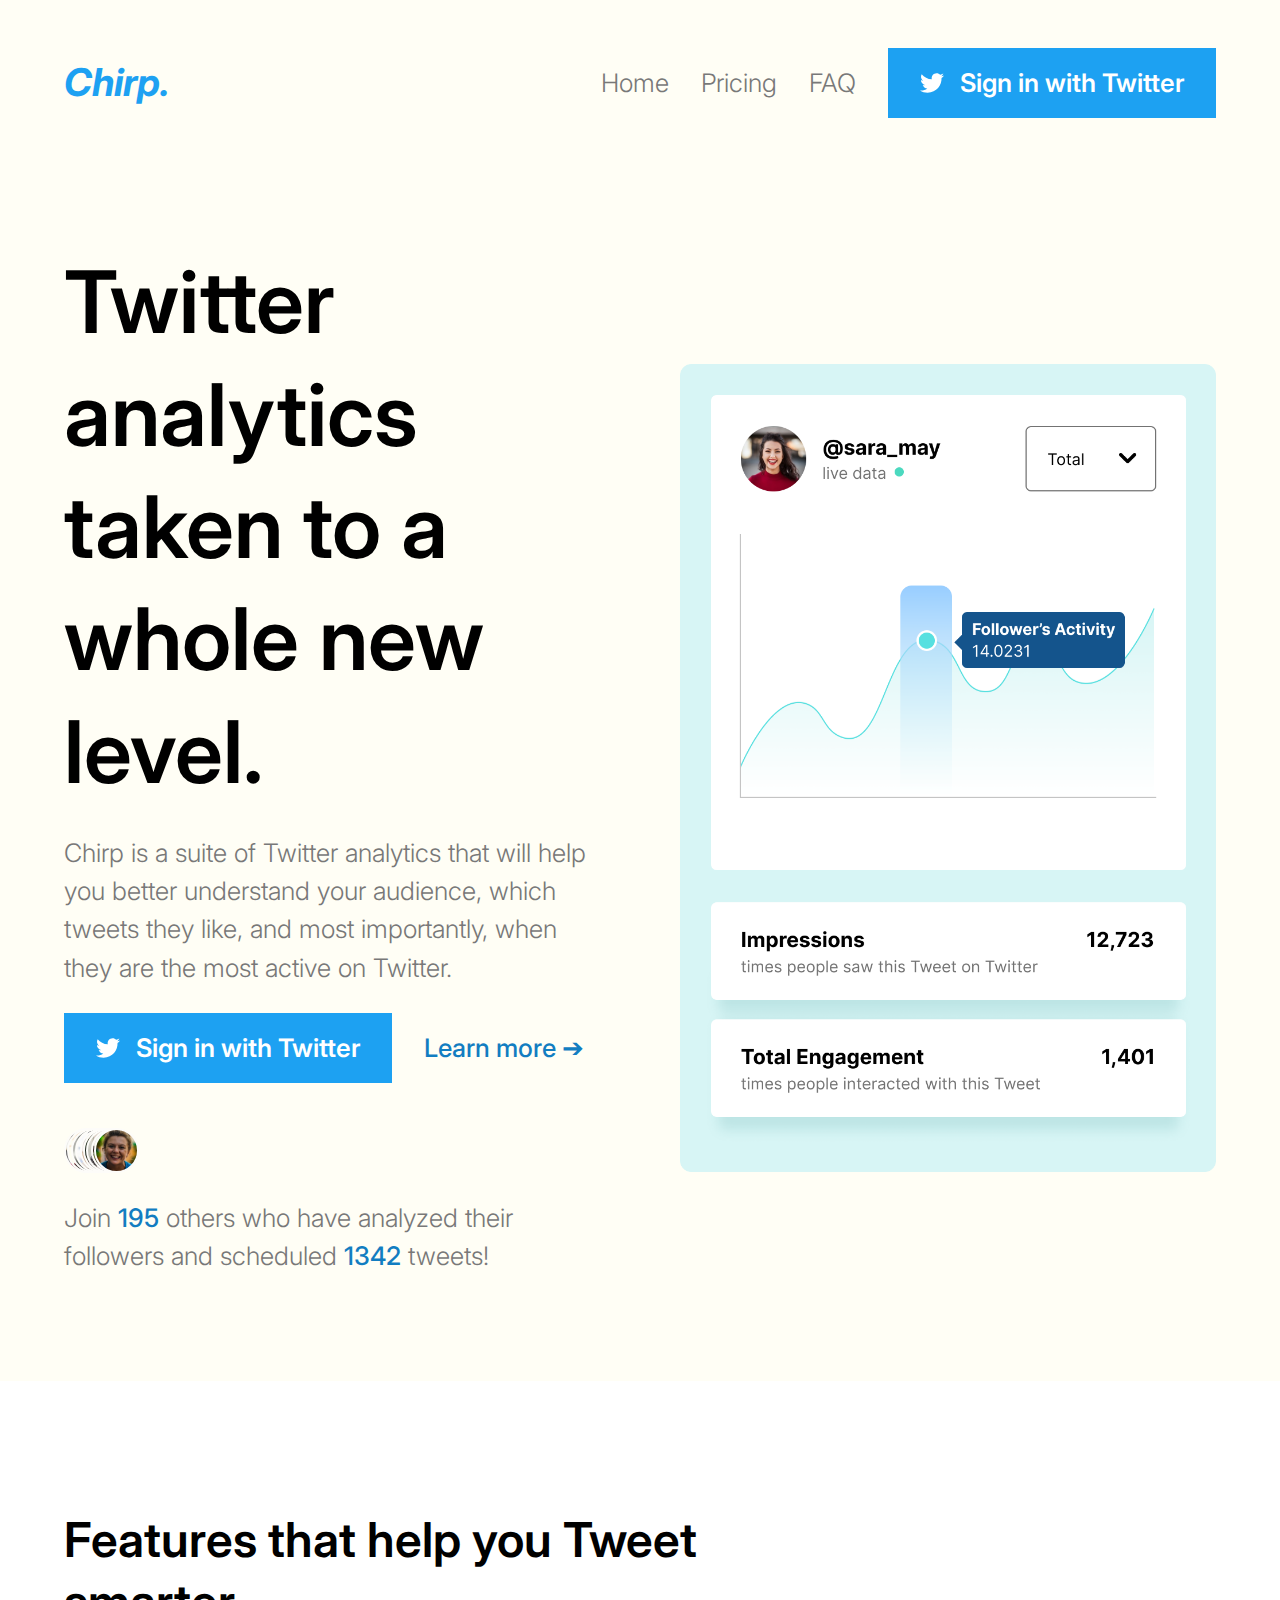
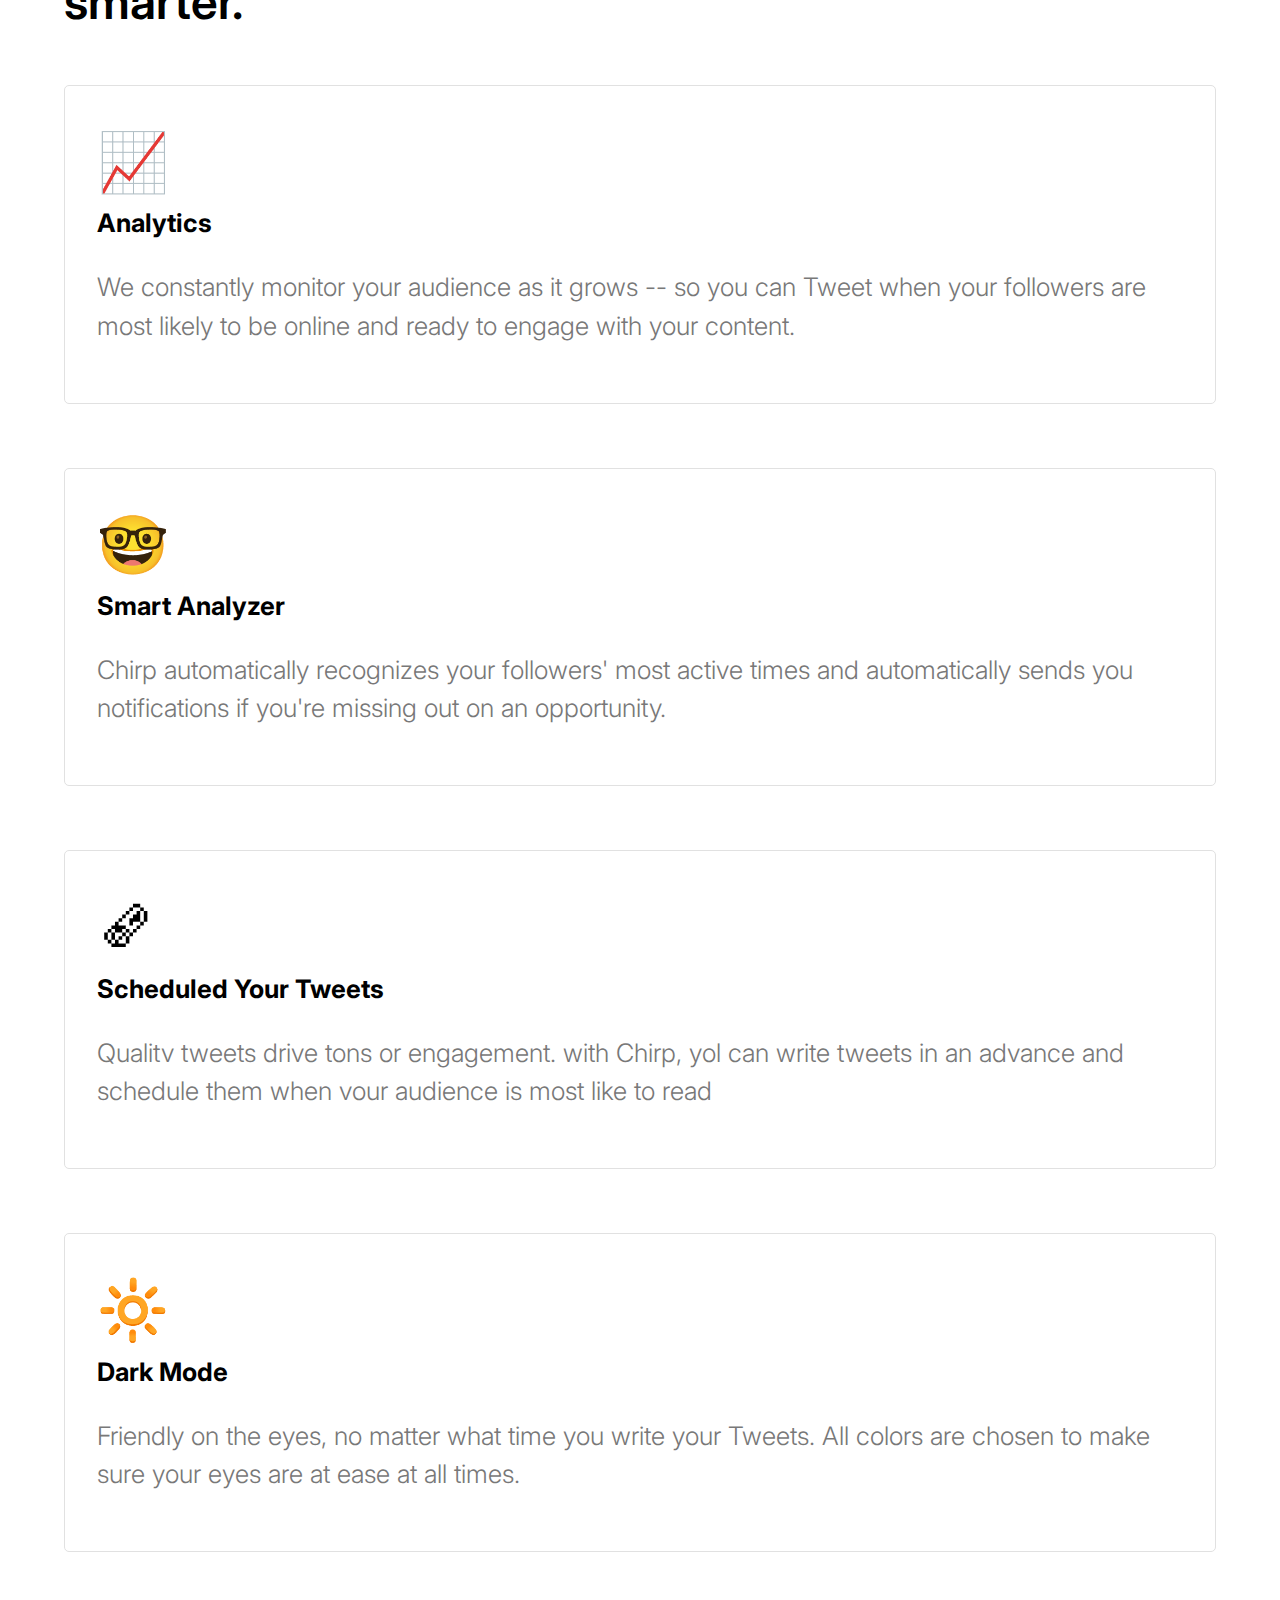
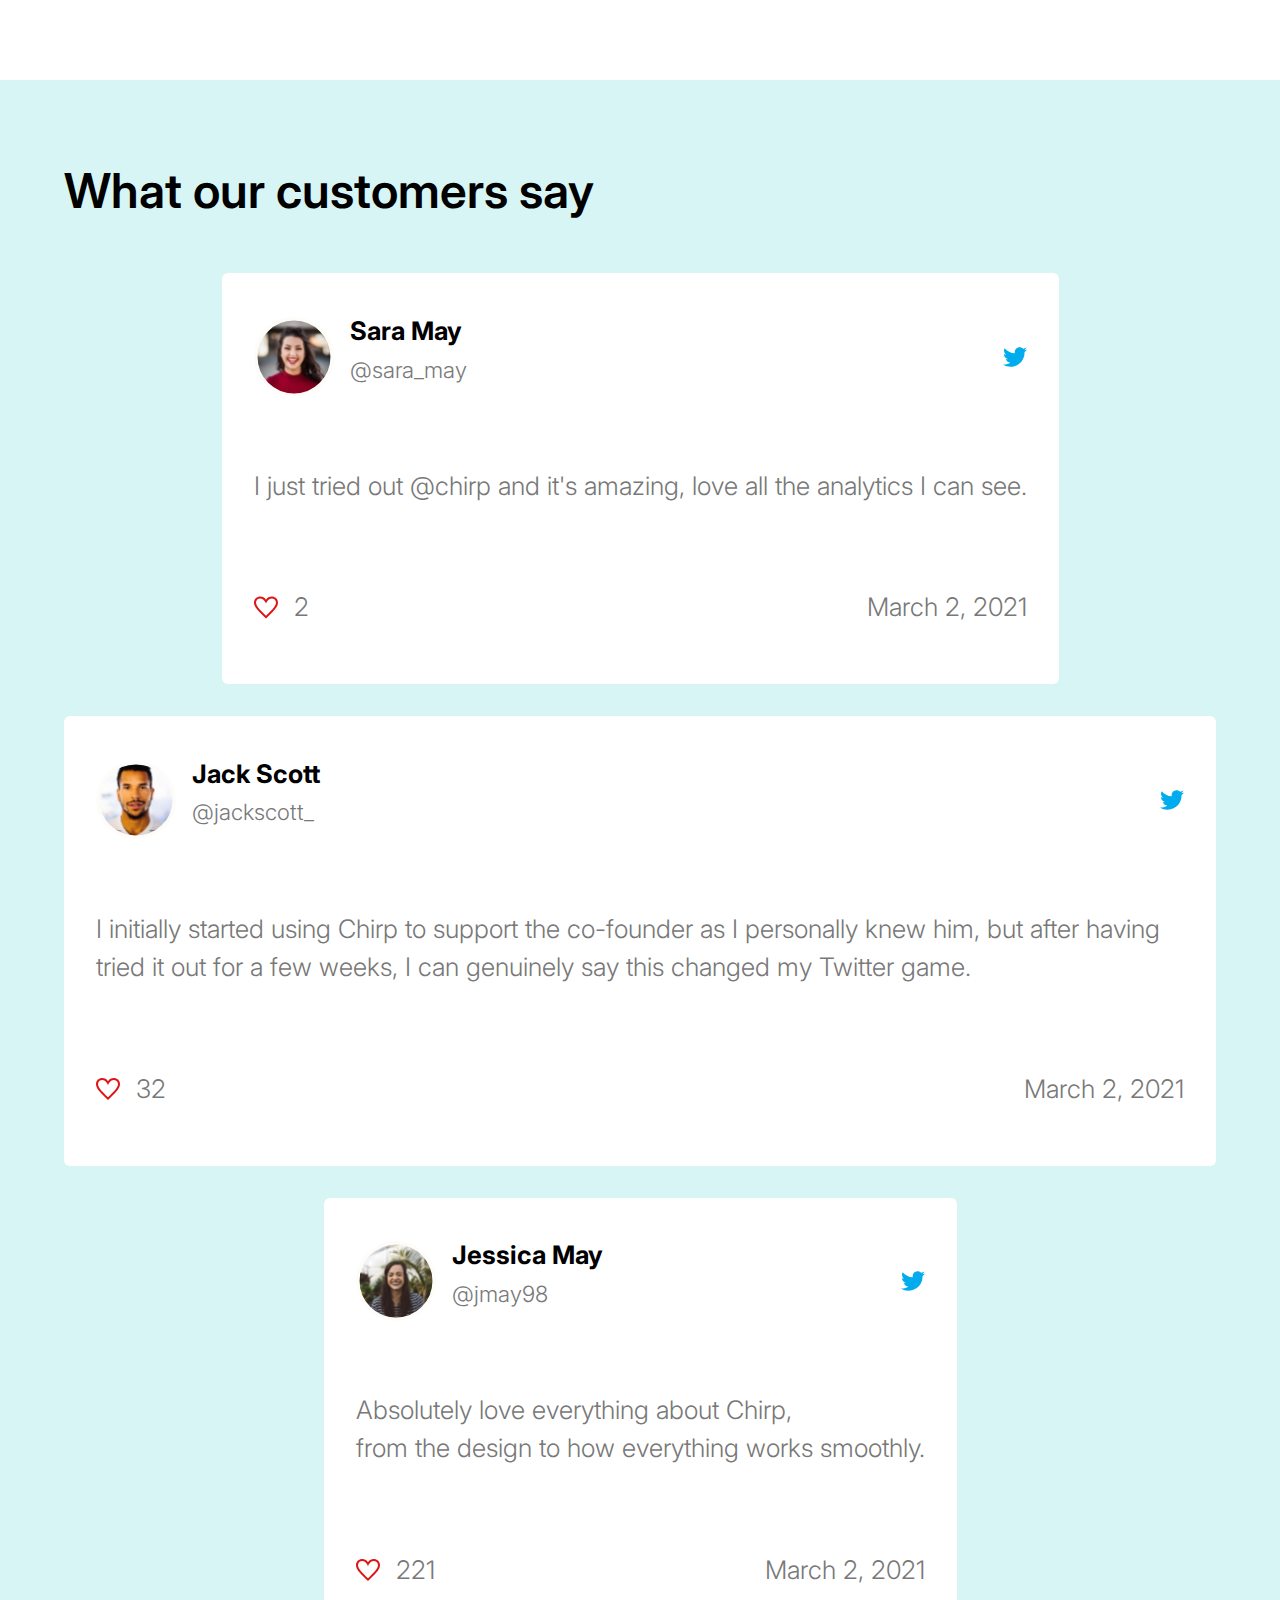
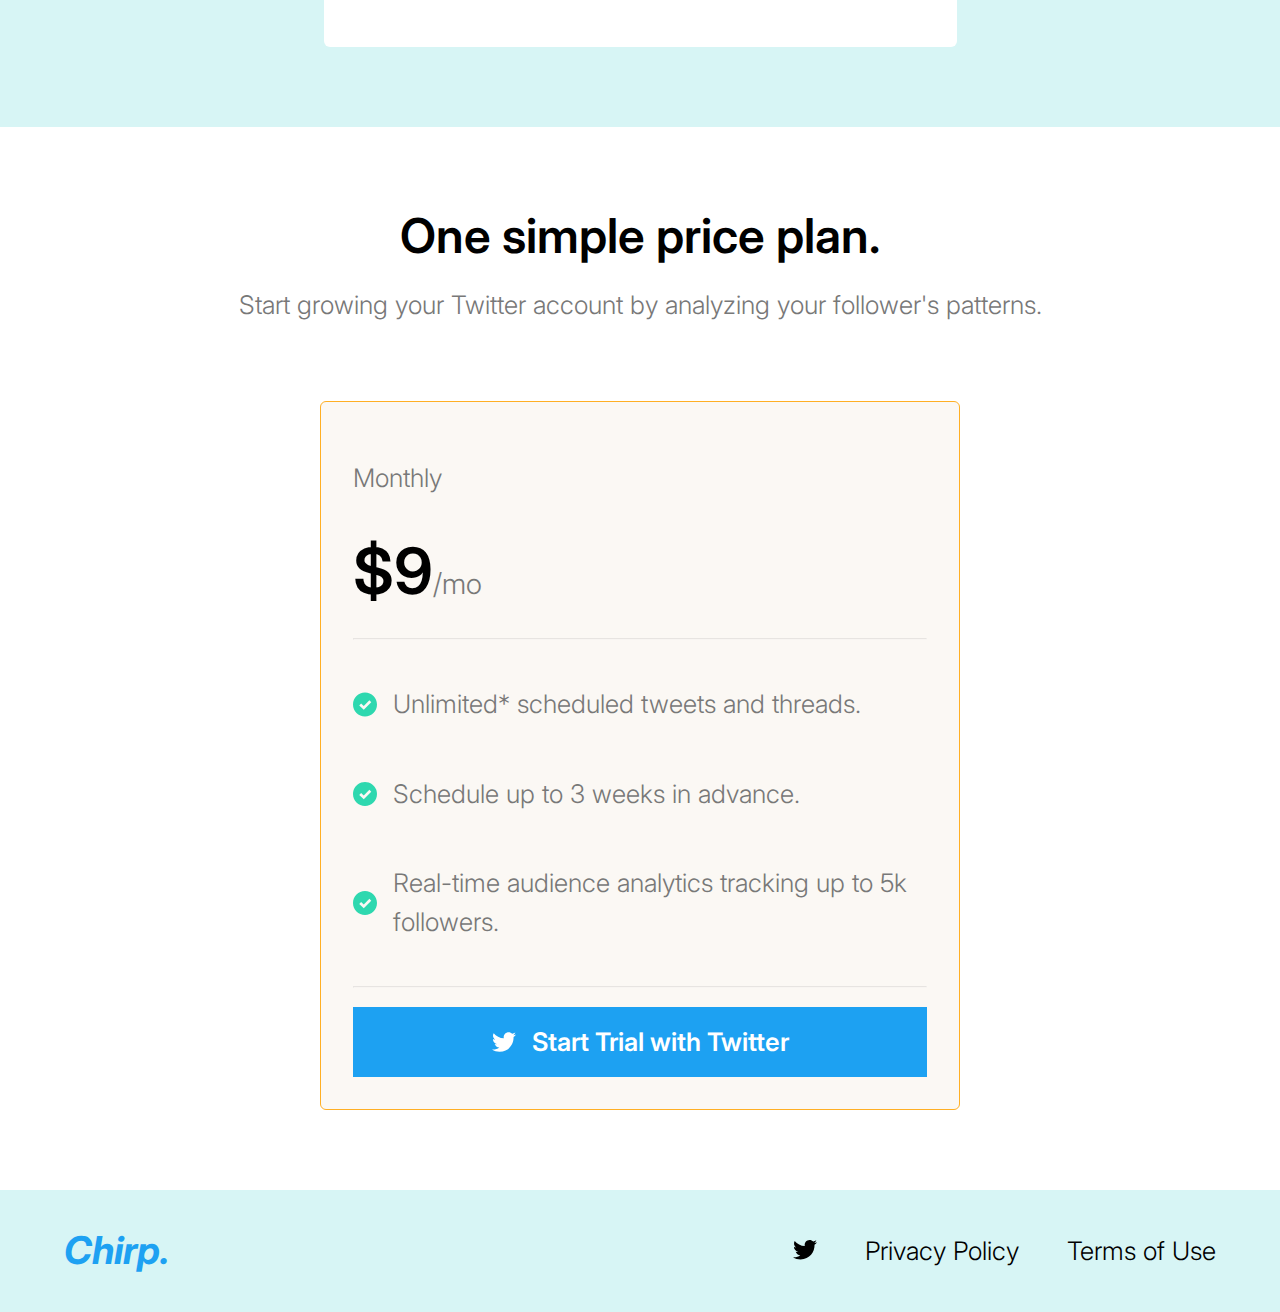
<file: index.html>
<!DOCTYPE html>
<html lang="en">
  <head>
    <meta charset="UTF-8" />
    <meta http-equiv="X-UA-Compatible" content="IE=edge" />
    <meta name="viewport" content="width=device-width, initial-scale=1.0" />
    <title>Chirp | Twitter Analytics App</title>
    <link rel="stylesheet" href="style.css" />
  </head>
  <body>
    <header class="header">
      <nav class="navbar">
        <h1 class="logo"><i>Chirp.</i></h1>
        <ul class="nav-links">
          <li><a href="index.html" class="nav-link">Home</a></li>
          <li><a href="#" class="nav-link">Pricing</a></li>
          <li><a href="faq.html" class="nav-link">FAQ</a></li>
          <li>
            <a href="#" class="nav-link cta-btn"
              ><img src="./Assets/Twitter.svg" alt="" /><span
                >Sign in with Twitter</span
              ></a
            >
          </li>
        </ul>

        <div class="hamburger">
          <img src="./Assets/Hamburger Menu.svg" alt="Menu" />
        </div>
      </nav>
    </header>

    <main id="main">
      <section class="hero">
        <div class="container">
          <div class="grid">
            <div class="col">
              <h2>Twitter analytics taken to a whole new level.</h2>
              <p>
                Chirp is a suite of Twitter analytics that will help you better
                understand your audience, which tweets they like, and most
                importantly, when they are the most active on Twitter.
              </p>
              <div class="btn-container">
                <a href="#" class="nav-link cta-btn"
                  ><img src="./Assets/Twitter.svg" alt="" /><span
                    >Sign in with Twitter</span
                  ></a
                >
                <a href="#" class="btn-link">Learn more &#10132;</a>
              </div>
              <div class="profile-images">
                <img src="./Assets/userAvatar01.svg" alt="Profile Image 1" />
                <img src="./Assets/userAvatar02.svg" alt="Profile Image 2" />
                <img src="./Assets/userAvatar03.svg" alt="Profile Image 3" />
                <img src="./Assets/userAvatar04.svg" alt="Profile Image 4" />
                <img src="./Assets/userAvatar05.svg" alt="Profile Image 5" />
                <img src="./Assets/userAvatar06.svg" alt="Profile Image 6" />
                <img src="./Assets/userAvatar07.svg" alt="Profile Image 7" />
                <img src="./Assets/userAvatar08.svg" alt="Profile Image 8" />
                <img src="./Assets/userAvatar09.svg" alt="Profile Image 9" />
              </div>
              <p>
                Join <span>195</span> others who have analyzed their followers
                and scheduled <span>1342</span> tweets!
              </p>
            </div>
            <div class="col">
              <figure class="hero-image">
                <img
                  src="./Assets/Hero Image (Desktop View).png"
                  alt="Profile Dashboard" id="img1"
                />
                <img src="./Assets/Hero Image (Tablet View).png" alt="" id="img2">
              </figure>
            </div>
          </div>
        </div>
      </section>

      <section class="features">
        <div class="container">
          <h3 class="primary-heading">Features that help you Tweet smarter.</h3>
          <div class="flex-container">
            <article class="card">
              <span class="emoji">📈</span>
              <h4>Analytics</h4>
              <p>
                We constantly monitor your audience as it grows -- so you can
                Tweet when your followers are most likely to be online and ready
                to engage with your content.
              </p>
            </article>
            <article class="card">
              <span class="emoji">🤓</span>
              <h4>Smart Analyzer</h4>
              <p>
                Chirp automatically recognizes your followers' most active times
                and automatically sends you notifications if you're missing out
                on an opportunity.
              </p>
            </article>
            <article class="card">
              <span class="emoji">🗞</span>
              <h4>Scheduled Your Tweets</h4>
              <p>
                Qualitv tweets drive tons or engagement. with Chirp, yol can
                write tweets in an advance and schedule them when vour audience
                is most like to read
              </p>
            </article>
            <article class="card">
              <span class="emoji">🔆</span>
              <h4>Dark Mode</h4>
              <p>
                Friendly on the eyes, no matter what time you write your Tweets.
                All colors are chosen to make sure your eyes are at ease at all
                times.
              </p>
            </article>
          </div>
        </div>
      </section>

      <section class="customers">
        <div class="container">
          <h3 class="primary-heading">What our customers say</h3>
          <div class="customer-grid-container">
            <article class="card">
              <div class="card-header">
                <div class="user">
                  <img
                    src="./Assets/userAvatar01.svg"
                    alt="Avatar 1"
                    class="avatar"
                  />
                  <div class="author">
                    <p class="name">Sara May</p>
                    <p class="id">@sara_may</p>
                  </div>
                </div>
                <img src="./Assets/Twitter (Blue).svg" alt="Twitter" />
              </div>
              <p >
                I just tried out @chirp and it's amazing,  love all the analytics
                I can see.
              </p>
              <div class="card-footer">
                <div class="likes">
                  <img src="./Assets/Like.svg" alt="Likes" />
                  <p>2</p>
                </div>
                <p class="date">March 2, 2021</p>
              </div>
            </article>
            <article class="card">
              <div class="card-header">
                <div class="user">
                  <img
                    src="./Assets/userAvatar04.svg"
                    alt="Avatar 5"
                    class="avatar"
                  />
                  <div class="author">
                    <p class="name">Jack Scott</p>
                    <p class="id">@jackscott_</p>
                  </div>
                </div>
                <img src="./Assets/Twitter (Blue).svg" alt="Twitter" />
              </div>
              <div class="test">
                <p >
                  I initially started using Chirp to support the co-founder  as I
                  personally knew him,  but after having tried it out for a few
                  weeks, I can genuinely say this changed my Twitter game.
                </p>
              </div>
              <div class="card-footer">
                <div class="likes">
                  <img src="./Assets/Like.svg" alt="Likes" />
                  <p>32</p>
                </div>
                <p class="date">March 2, 2021</p>
              </div>
            </article>
            <article class="card">
              <div class="card-header">
                <div class="user">
                  <img
                    src="./Assets/userAvatar08.svg"
                    alt="Avatar 7"
                    class="avatar"
                  />
                  <div class="author">
                    <p class="name">Jessica May</p>
                    <p class="id">@jmay98</p>
                  </div>
                </div>
                <img src="./Assets/Twitter (Blue).svg" alt="Twitter" />
              </div>
              <p >
                Absolutely love everything about Chirp, <br /> from the design to how
                everything works smoothly.
              </p>
              <div class="card-footer">
                <div class="likes">
                  <img src="./Assets/Like.svg" alt="Likes" />
                  <p>221</p>
                </div>
                <p class="date">March 2, 2021</p>
              </div>
            </article>
          </div>
        </div>
      </section>

      <section class="pricing">
        <div class="container">
          <h3 class="primary-heading center">One simple price plan.</h3>
          <p class="subheading">
            Start growing your Twitter account by analyzing your follower's
            patterns.
          </p>
          <div class="card">
            <p class="monthly">Monthly</p>
            <h4>$9<span>/mo</span></h4>
            <hr />
            <div class="list-item">
              <img src="./Assets/Checkmark.svg" alt="Checkmark" />
              <p>Unlimited* scheduled tweets and threads.</p>
            </div>
            <div class="list-item">
              <img src="./Assets/Checkmark.svg" alt="Checkmark" />
              <p>Schedule up to 3 weeks in advance.</p>
            </div>
            <div class="list-item">
              <img src="./Assets/Checkmark.svg" alt="Checkmark" />
              <p>Real-time audience analytics tracking up to 5k followers.</p>
            </div>
            <hr />
            <a href="#" class="nav-link cta-btn"
              ><img src="./Assets/Twitter.svg" alt="" /><span
                >Start Trial with Twitter</span
              ></a
            >
          </div>
        </div>
      </section>
    </main>

    <footer class="footer">
      <div class="container">
        <h1 class="logo"><i>Chirp.</i></h1>
        <ul class="footer-list">
          <li>
            <a href="#" class="footer-link">
              <img src="./Assets/Twitter (Black).svg" alt="Twitter" />
            </a>
          </li>
          <li><a href="#" class="footer-link">Privacy Policy</a></li>
          <li><a href="#" class="footer-link">Terms of Use</a></li>
        </ul>
      </div>
    </footer>
  </body>
</html>
</file>
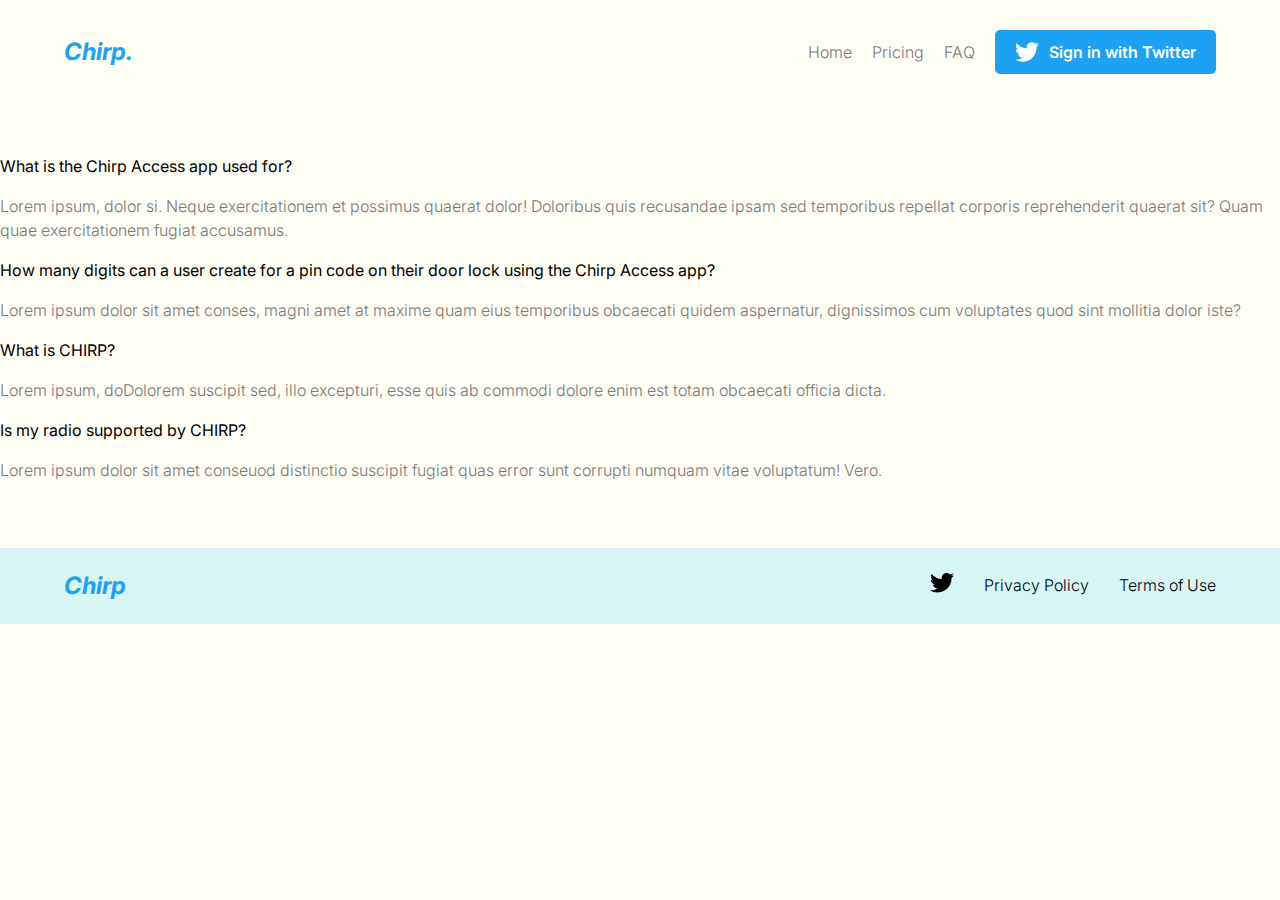
<file: faq.html>
<!DOCTYPE html>
<html>
    <head>
        <meta charset="UTF-8" />
        <meta http-equiv="X-UA-Compatible" content="IE=edge" />
        <meta name="viewport" content="width=device-width, initial-scale=1.0" />
        <title>Chirp | Twitter Analytics App</title>
	<link rel="stylesheet" href="style.css" />   
        <link rel="stylesheet" href="faqstyles.css" />
    </head>
    <body>
        <header class="header">
            <nav class="navbar">
              <h1 class="logo"><i>Chirp.</i></h1>
              <ul class="nav-links">
                <li><a href="index.html" class="nav-link">Home</a></li>
                <li><a href="#" class="nav-link">Pricing</a></li>
                <li><a href="faq.html" class="nav-link">FAQ</a></li>
                <li>
                  <a href="#" class="nav-link cta-btn"
                    ><img src="./Assets/Twitter.svg" alt="" /><span
                      >Sign in with Twitter</span
                    ></a
                  >
                </li>
              </ul>
      
              <div class="hamburger">
                <img src="./Assets/Hamburger Menu.svg" alt="Menu" />
              </div>
            </nav>
          </header>

          <main id="help">
            <section id="questions">
                <ol class="faqque">
                    <li>
			What is the Chirp Access app used for?
                    </li>
                    <p>Lorem ipsum, dolor si. Neque exercitationem et possimus quaerat dolor! Doloribus quis recusandae ipsam sed temporibus repellat corporis reprehenderit quaerat sit? Quam quae exercitationem fugiat accusamus.</p>
                    <li>
                        How many digits can a user create for a pin code on their door lock using the Chirp Access app?
                    </li>
                    <p>Lorem ipsum dolor sit amet conses, magni amet at maxime quam eius temporibus obcaecati quidem aspernatur, dignissimos cum voluptates quod sint mollitia dolor iste?</p>
                    <li>
                        What is CHIRP?
                    </li>
                    <p>Lorem ipsum, doDolorem suscipit sed, illo excepturi, esse quis ab commodi dolore enim est totam obcaecati officia dicta.</p>
                    <li>
                        Is my radio supported by CHIRP?
                    </li>
                    <p>Lorem ipsum dolor sit amet conseuod distinctio suscipit fugiat quas error sunt corrupti numquam vitae voluptatum! Vero.    </p>
                </ol>
            </section>
          </main>
          <footer class="footer">
            <div class="container">
              <h1 class="logo"><i>Chirp</i></h1>
              <ul class="footer-list">
                <li>
                  <a href="#" class="footer-link">
                    <img src="./Assets/Twitter (Black).svg" alt="Twitter" />
                  </a>
                </li>
                <li><a href="#" class="footer-link">Privacy Policy</a></li>
                <li><a href="#" class="footer-link">Terms of Use</a></li>
              </ul>
            </div>
          </footer>
    </body>
</html>
</file>
<file: style.css>
@import url("https://fonts.googleapis.com/css2?family=Inter:wght@300;400;500;600;700&display=swap");
* {
  margin: 0;
  padding: 0;
  box-sizing: border-box;
}

#img2{
  display: none;
}

body {
  font-family: "Inter", sans-serif;
  font-weight: 400;
  font-size: 1.6rem;
  background-color: #fffef5;
  line-height: 1.5;
  overflow-x: hidden;
}

a {
  text-decoration: none;
}

ul {
  list-style: none;
}

img {
  max-width: 100%;
}

section {
  padding-block: 5rem;
}

p {
  color: #787878;
  font-weight: 300;
  margin-block: 1.6rem;
}

p.pde {
  overflow-wrap: break-word;
}

.container {
  max-width: min(90%, 120rem);
  margin: 0 auto;
}

.cta-btn {
  display: flex;
  justify-content: center;
  align-items: center;
  background-color: #1da1f2;
  color: #fff !important;
  padding: 1rem 2rem;
}
.cta-btn:hover {
  opacity: 0.8;
}
.cta-btn span {
  font-weight: 600;
  margin-left: 1rem;
}

.grid {
  display: grid;
  grid-template-columns: 1fr 1fr;
  gap: 5rem;
  place-items: center;
}

.primary-heading {
  font-size: 3rem;
  font-weight: 600;
  max-width: 40rem;
  line-height: 1.3;
  margin-bottom: 3.2rem;
}

.logo {
  color: #1da1f2;
  font-size: 2.4rem;
}

.navbar {
  max-width: min(90%, 120rem);
  margin: 0 auto;
  display: flex;
  justify-content: space-between;
  align-items: center;
  padding-block: 3rem;
}
.navbar .nav-links {
  display: flex;
}
.navbar .nav-links li {
  margin-left: 2rem;
  display: flex;
  align-items: center;
}
.navbar .nav-links li .nav-link {
  color: #787878;
  font-weight: 300;
}
.navbar .hamburger {
  display: none;
}

.hero .col h2 {
  font-size: 5.4rem;
  font-weight: 600;
  line-height: 1.3;
}
.hero .col p:last-child {
  max-width: 45rem;
}
.hero .col p:last-child span {
  color: #127dc1;
  font-weight: 500;
}
.hero .col .btn-container {
  display: flex;
  align-items: center;
  margin-bottom: 2.8rem;
}
.hero .col .btn-container .btn-link {
  margin-left: 2rem;
  color: #127dc1;
  font-weight: 500;
  transition: color 0.3s ease;
}
.hero .col .btn-container .btn-link:hover {
  color: #1da1f2;
}
.hero .col .profile-images {
  display: flex;
}
.hero .col .profile-images img:not(:first-of-type) {
  margin-left: -2.6rem;
}
.hero .col .hero-image img {
  width: 40rem;
}

.features {
  background-color: #fff;
  padding-block: 8rem;
}
.features .flex-container {
  display: flex;
  flex-direction: row;
  flex-wrap: wrap;
  gap: 4rem;
  width: 100%;
}
.features .flex-container .card {
  display: flex;
  flex-direction: column;
  flex: 1 1 40rem;
  border: 1px solid #e1e1e1;
  border-radius: 5px;
  padding: 2rem;
}
.features .flex-container .card .emoji {
  font-size: 3.6rem;
}

.customers {
  background-color: #d7f5f5;
}
.customers .customer-grid-container {
  display: grid;
  gap: 2rem;
  justify-items: center;
}
.customers .customer-grid-container .card {
  background-color: #fff;
  padding: 2rem;
  border-radius: 6px;
  display: flex;
  flex-direction: column;
  gap: 2rem;
}
.customers .customer-grid-container .card .card-header {
  display: flex;
  align-items: center;
  justify-content: space-between;
}
.customers .customer-grid-container .card .card-header .user {
  display: flex;
  align-items: center;
  gap: 1rem;
}
.customers .customer-grid-container .card .card-header .user .avatar {
  width: 5rem;
}
.customers .customer-grid-container .card .card-header .user .name {
  font-weight: 700;
  color: #000;
  line-height: 0;
}
.customers .customer-grid-container .card .card-header .user .id {
  font-size: 1.4rem;
  line-height: 1.2;
}
.customers .customer-grid-container .card .card-footer {
  display: flex;
  align-items: center;
  justify-content: space-between;
}
.customers .customer-grid-container .card .card-footer .likes {
  display: flex;
  gap: 1rem;
}

.pricing {
  background-color: #fff;
}
.pricing .primary-heading {
  margin-bottom: 1rem;
}
.pricing .center,
.pricing .subheading {
  max-width: 100%;
  text-align: center;
  line-height: 1.2;
}
.pricing .subheading {
  margin-bottom: 5rem;
}
.pricing .card {
  max-width: 40rem;
  margin: auto;
  background-color: #fbf8f4;
  border: 1px solid #ffaf24;
  border-radius: 6px;
  padding: 2rem;
  display: flex;
  flex-direction: column;
}
.pricing .card h4 {
  font-size: 4rem;
  font-weight: 600;
}
.pricing .card h4 span {
  font-size: 1.8rem;
  font-weight: 300;
  color: #787878;
}
.pricing .card hr {
  opacity: 0.2;
  margin-block: 1.2rem;
}
.pricing .card .list-item {
  display: flex;
  gap: 1rem;
}
.footer {
  background-color: #d7f5f5;
}
.footer .container {
  display: flex;
  justify-content: space-between;
  align-items: center;
  padding-block: 2rem;
}
.footer .container .footer-list {
  display: flex;
}
.footer .container .footer-list li {
  margin-left: 3rem;
}
.footer .container .footer-list li .footer-link {
  color: #000;
  font-weight: 300;
  transition: color 0.3s ease;
}
.footer .container .footer-list li .footer-link:hover {
  color: #1da1f2;
}

@media screen and (max-width: 900px){

  #img1 {
    display: none;
  }

  #img2 {
    display: block;
  }

  .navbar {
    max-width: min(90%, 120rem);
    margin: 0 auto;
    display: flex;
    justify-content: space-between;
    align-items: center;
    padding-block: 3rem;
  }

  .navbar .nav-links {
    display: flex;
  }
  .navbar .nav-links li {
    margin-left: 2rem;
    display: flex;
    align-items: center;
  }
  .navbar .nav-links li .nav-link {
    color: #787878;
    font-weight: 300;
  }
  .navbar .hamburger {
    display: none;
  }

  .customers {
    background-color: #d7f5f5;
    overflow-x: auto; 
    white-space: nowrap; 
  }

  .grid {
    grid-template-columns: 1fr;
  }

  .hero .grid .col:nth-child(1) {
    order: 1;
  }
  .hero .grid .col h2 {
    font-size: 4rem;
  }

  .customers .customer-grid-container {
    display: grid;
    gap: 2rem;
  }
}


/* Mobile View 
@media screen and (max-width: 540px) {
  #img1 {
    display: block;
  }

  #img2{
    display: none;
  }

  .navbar {
    position: relative;
  }
  .navbar .nav-links {
    background-color: #fff;
    position: absolute;
    top: 7rem;
    right: 0;
    width: 100%;
    text-align: center;
    flex-direction: column;
    justify-content: center;
    align-items: center;
    border-radius: 6px;
    box-shadow: 0 1rem 2rem -1px rgba(0, 0, 0, 0.1);
    visibility: hidden;
    opacity: 0;
    transition: all 0.3s ease;
  }
  .navbar .nav-links li {
    margin-block: 1.6rem;
  }
  .navbar .nav-links.active {
    visibility: visible;
    opacity: 1;
  }
  .navbar .hamburger {
    display: block;
    cursor: pointer;
  }

  .grid {
    grid-template-columns: 1fr;
  }

  .hero .grid .col:nth-child(1) {
    order: 1;
  }
  .hero .grid .col h2 {
    font-size: 4rem;
  }
  .hero .grid .col .btn-container {
    flex-direction: column;
  }

  .customers {
    background-color: #d7f5f5;
    display: grid; 
  }

  .customers .customer-grid-container {
    grid-template-columns: 1fr;
    width: 100%;
  }

  .card{
    display: block;
    width: 100%;
  }

}
</file>
<file: faqstyles.css>
* {
  box-sizing: border-box;
}

html {
    font-size: 62.5%;
}
  
body {
    font-family: "Inter", sans-serif;
    font-weight: 400;
    font-size: 1.6rem;
    background-color: #fffef5;
    line-height: 1.5;
    overflow-x: hidden;
}


section {
    padding-block: 5rem;
  }

  .container {
    max-width: min(90%, 120rem);
    margin: 0 auto;
  }

  .cta-btn {
    display: flex;
    justify-content: center;
    align-items: center;
    background-color: #1da1f2;
    color: #fff !important;
    padding: 1rem 2rem;
    border-radius: 5px;
    transition: opacity 0.3s ease;
  }

  .cta-btn:hover {
    opacity: 0.8;
  }

  .cta-btn span {
    font-weight: 600;
    margin-left: 1rem;
  }

  .navbar {
    max-width: min(90%, 120rem);
    margin: 0 auto;
    display: flex;
    justify-content: space-between;
    align-items: center;
    padding-block: 3rem;
  }

  .navbar .nav-links {
    display: flex;
  }

  .navbar .nav-links li {
    margin-left: 2rem;
    display: flex;
    align-items: center;
  }

  .navbar .nav-links li .nav-link {
    color: #787878;
    font-weight: 300;
  }

  .navbar .hamburger {
    display: none;
  }

  .footer {
    background-color: #d7f5f5;
  }
  .footer .container {
    display: flex;
    justify-content: space-between;
    align-items: center;
    padding-block: 2rem;
  }
  .footer .container .footer-list {
    display: flex;
  }
  .footer .container .footer-list li {
    margin-left: 3rem;
    list-style: none;
  }
  .footer .container .footer-list li .footer-link {
    color: #000;
    font-weight: 300;
    transition: color 0.3s ease;
  }
  .footer .container .footer-list li .footer-link:hover {
    color: #1da1f2;
  }
  
  @media screen and (min-width: 541px) and (max-width: 900px){
  
    .navbar {
        max-width: min(90%, 120rem);
        margin: 0 auto;
        display: flex;
        justify-content: space-between;
        align-items: center;
        padding-block: 3rem;
      }
      .navbar .nav-links {
        display: flex;
      }
      .navbar .nav-links li {
        margin-left: 2rem;
        display: flex;
        align-items: center;
      }
      .navbar .nav-links li .nav-link {
        color: #787878;
        font-weight: 300;
      }
      .navbar .hamburger {
        display: none;
      }
    }
    @media screen and (max-width: 540px) {

        .navbar {
            position: relative;
          }
          .navbar .nav-links {
            background-color: #fff;
            position: absolute;
            top: 7rem;
            right: 0;
            width: 100%;
            text-align: center;
            flex-direction: column;
            justify-content: center;
            align-items: center;
            border-radius: 6px;
            box-shadow: 0 1rem 2rem -1px rgba(0, 0, 0, 0.1);
            visibility: hidden;
            opacity: 0;
            transition: all 0.3s ease;
          }
          .navbar .nav-links li {
            margin-block: 1.6rem;
          }
          .navbar .nav-links.active {
            visibility: visible;
            opacity: 1;
          }
          .navbar .hamburger {
            display: block;
            cursor: pointer;
          }
        }
</file>
